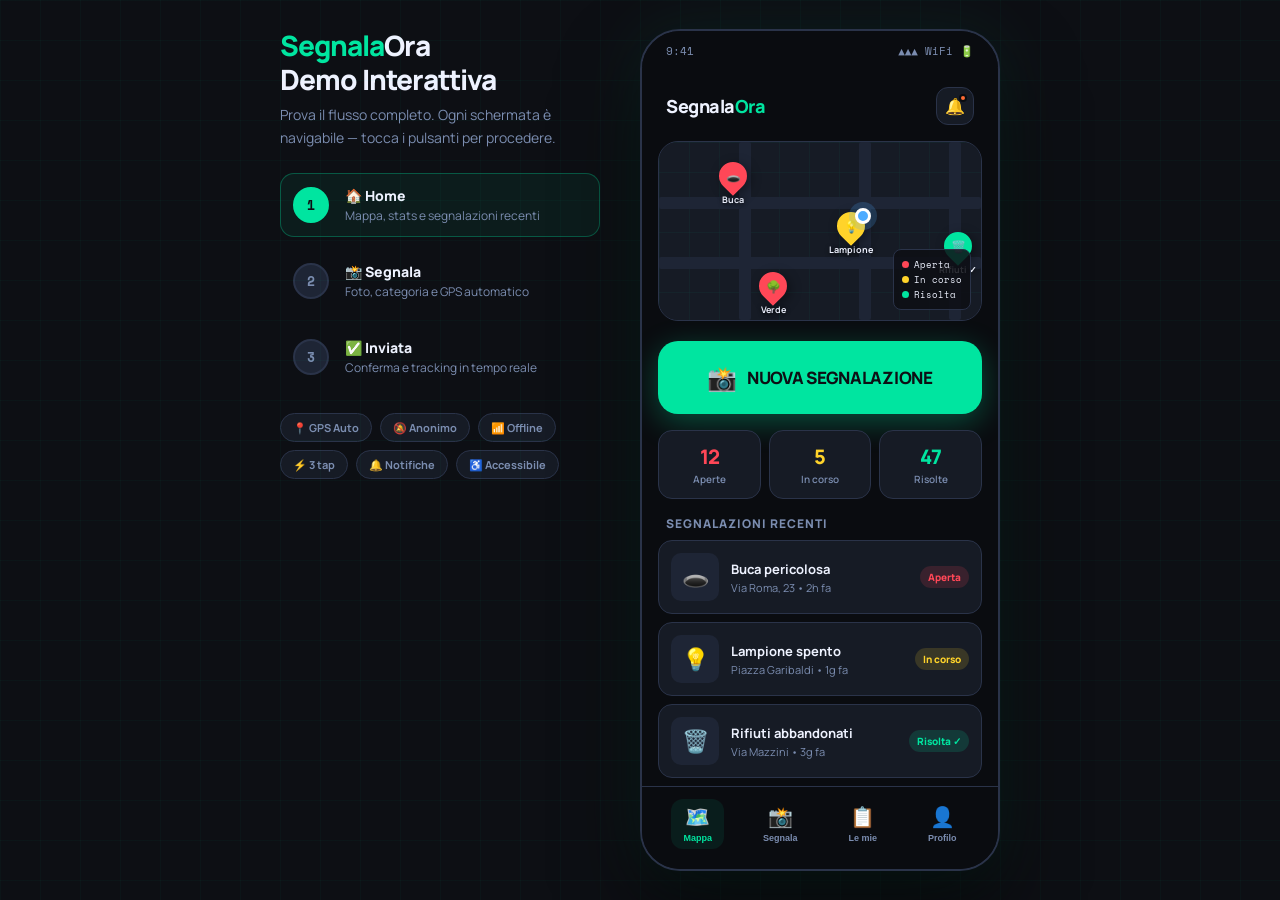
<file: demo/segnala-civic-app.html>
<!DOCTYPE html>
<html lang="it">
<head>
<meta charset="UTF-8">
<meta name="viewport" content="width=device-width, initial-scale=1.0, maximum-scale=1.0">
<title>SegnalaOra — App Segnalazioni Civiche</title>
<link href="https://fonts.googleapis.com/css2?family=Manrope:wght@400;600;700;800;900&family=Space+Mono:wght@400;700&display=swap" rel="stylesheet">
<style>
  *, *::before, *::after { box-sizing: border-box; margin: 0; padding: 0; }

  :root {
    --bg: #0d0f14;
    --surface: #161b25;
    --surface2: #1e2535;
    --border: #2a3349;
    --accent: #00e5a0;
    --accent2: #ff6b35;
    --text: #eef2ff;
    --muted: #7b8db0;
    --red: #ff4757;
    --yellow: #ffd32a;
    --green: #00e5a0;
  }

  body {
    font-family: 'Manrope', sans-serif;
    background: var(--bg);
    color: var(--text);
    min-height: 100vh;
    display: flex;
    align-items: center;
    justify-content: center;
    padding: 20px;
    overflow-x: hidden;
  }

  /* Background grid */
  body::before {
    content: '';
    position: fixed; inset: 0;
    background-image: 
      linear-gradient(rgba(0,229,160,0.03) 1px, transparent 1px),
      linear-gradient(90deg, rgba(0,229,160,0.03) 1px, transparent 1px);
    background-size: 40px 40px;
    pointer-events: none;
  }

  .demo-wrapper {
    display: flex;
    gap: 40px;
    align-items: flex-start;
    max-width: 1100px;
    width: 100%;
    flex-wrap: wrap;
    justify-content: center;
  }

  /* Phone frame */
  .phone {
    width: 360px;
    min-width: 320px;
    background: #0a0c10;
    border-radius: 40px;
    border: 2px solid var(--border);
    box-shadow: 0 0 60px rgba(0,229,160,0.08), 0 40px 80px rgba(0,0,0,0.6);
    overflow: hidden;
    position: relative;
    flex-shrink: 0;
  }

  /* Status bar */
  .status-bar {
    background: #0a0c10;
    padding: 12px 24px 8px;
    display: flex;
    justify-content: space-between;
    align-items: center;
    font-family: 'Space Mono', monospace;
    font-size: 11px;
    color: var(--muted);
  }

  /* Screens */
  .screen {
    display: none;
    min-height: 680px;
    flex-direction: column;
    animation: fadeIn 0.3s ease;
  }
  .screen.active { display: flex; }

  @keyframes fadeIn {
    from { opacity: 0; transform: translateY(8px); }
    to { opacity: 1; transform: translateY(0); }
  }

  /* ─── HOME SCREEN ─── */
  .home-header {
    padding: 20px 24px 16px;
    display: flex;
    justify-content: space-between;
    align-items: center;
  }

  .logo {
    font-size: 18px;
    font-weight: 900;
    letter-spacing: -0.5px;
  }
  .logo span { color: var(--accent); }

  .notif-btn {
    width: 38px; height: 38px;
    background: var(--surface);
    border-radius: 12px;
    border: 1px solid var(--border);
    display: flex; align-items: center; justify-content: center;
    cursor: pointer;
    position: relative;
    font-size: 16px;
  }
  .notif-dot {
    width: 8px; height: 8px;
    background: var(--accent2);
    border-radius: 50%;
    position: absolute;
    top: 6px; right: 6px;
    border: 2px solid #0a0c10;
  }

  /* Map placeholder */
  .map-area {
    margin: 0 16px;
    height: 180px;
    border-radius: 20px;
    background: var(--surface);
    border: 1px solid var(--border);
    position: relative;
    overflow: hidden;
  }

  .map-bg {
    position: absolute; inset: 0;
    background: 
      linear-gradient(rgba(0,229,160,0.04) 1px, transparent 1px),
      linear-gradient(90deg, rgba(0,229,160,0.04) 1px, transparent 1px),
      var(--surface);
    background-size: 30px 30px, 30px 30px, 100%;
  }

  /* Street lines on fake map */
  .map-road {
    position: absolute;
    background: var(--surface2);
  }
  .map-road.h { height: 12px; left: 0; right: 0; border-radius: 2px; }
  .map-road.v { width: 12px; top: 0; bottom: 0; border-radius: 2px; }
  .map-road.h1 { top: 55px; }
  .map-road.h2 { top: 115px; }
  .map-road.v1 { left: 80px; }
  .map-road.v2 { left: 200px; }
  .map-road.v3 { left: 290px; }

  .map-pin {
    position: absolute;
    display: flex;
    flex-direction: column;
    align-items: center;
    cursor: pointer;
    transition: transform 0.2s;
  }
  .map-pin:hover { transform: scale(1.2); }
  .pin-icon {
    width: 28px; height: 28px;
    border-radius: 50% 50% 50% 0;
    transform: rotate(-45deg);
    display: flex; align-items: center; justify-content: center;
    font-size: 12px;
    box-shadow: 0 4px 12px rgba(0,0,0,0.4);
  }
  .pin-icon span { transform: rotate(45deg); }
  .pin-label {
    font-size: 9px;
    margin-top: 3px;
    font-weight: 700;
    white-space: nowrap;
    color: var(--text);
    text-shadow: 0 1px 4px rgba(0,0,0,0.8);
  }
  .pin-red .pin-icon { background: var(--red); }
  .pin-yellow .pin-icon { background: var(--yellow); }
  .pin-green .pin-icon { background: var(--green); }

  .map-you {
    position: absolute;
    width: 16px; height: 16px;
    background: #4dabff;
    border-radius: 50%;
    border: 3px solid white;
    box-shadow: 0 0 0 6px rgba(77,171,255,0.2);
    animation: pulse 2s infinite;
  }
  @keyframes pulse {
    0%, 100% { box-shadow: 0 0 0 6px rgba(77,171,255,0.2); }
    50% { box-shadow: 0 0 0 10px rgba(77,171,255,0.05); }
  }

  .map-legend {
    position: absolute;
    bottom: 10px; right: 10px;
    background: rgba(13,15,20,0.85);
    border-radius: 8px;
    padding: 6px 8px;
    font-size: 9px;
    font-family: 'Space Mono', monospace;
    border: 1px solid var(--border);
  }
  .legend-item { display: flex; align-items: center; gap: 5px; margin: 2px 0; }
  .legend-dot { width: 7px; height: 7px; border-radius: 50%; }

  /* CTA Button */
  .cta-btn {
    margin: 20px 16px 0;
    background: var(--accent);
    color: #0d0f14;
    border: none;
    border-radius: 20px;
    padding: 20px;
    font-family: 'Manrope', sans-serif;
    font-size: 17px;
    font-weight: 900;
    letter-spacing: -0.3px;
    cursor: pointer;
    display: flex;
    align-items: center;
    justify-content: center;
    gap: 10px;
    transition: all 0.2s;
    box-shadow: 0 8px 30px rgba(0,229,160,0.3);
    width: calc(100% - 32px);
  }
  .cta-btn:hover { transform: translateY(-2px); box-shadow: 0 12px 40px rgba(0,229,160,0.4); }
  .cta-btn:active { transform: scale(0.98); }

  .cta-icon { font-size: 24px; }

  /* Stats strip */
  .stats-strip {
    margin: 16px 16px 0;
    display: grid;
    grid-template-columns: repeat(3, 1fr);
    gap: 8px;
  }
  .stat-card {
    background: var(--surface);
    border: 1px solid var(--border);
    border-radius: 14px;
    padding: 12px 10px;
    text-align: center;
  }
  .stat-num {
    font-size: 20px;
    font-weight: 900;
    letter-spacing: -1px;
  }
  .stat-label { font-size: 10px; color: var(--muted); margin-top: 2px; font-weight: 600; }
  .stat-num.open { color: var(--red); }
  .stat-num.wip { color: var(--yellow); }
  .stat-num.done { color: var(--green); }

  /* Recent */
  .section-title {
    padding: 16px 24px 8px;
    font-size: 12px;
    font-weight: 800;
    text-transform: uppercase;
    letter-spacing: 1px;
    color: var(--muted);
  }

  .report-item {
    margin: 0 16px 8px;
    background: var(--surface);
    border: 1px solid var(--border);
    border-radius: 14px;
    padding: 12px;
    display: flex;
    gap: 12px;
    align-items: center;
    cursor: pointer;
    transition: border-color 0.2s;
  }
  .report-item:hover { border-color: var(--accent); }

  .report-thumb {
    width: 48px; height: 48px;
    border-radius: 10px;
    font-size: 22px;
    background: var(--surface2);
    display: flex; align-items: center; justify-content: center;
    flex-shrink: 0;
  }

  .report-info { flex: 1; min-width: 0; }
  .report-title { font-size: 13px; font-weight: 700; }
  .report-meta { font-size: 11px; color: var(--muted); margin-top: 2px; }

  .report-badge {
    font-size: 10px;
    font-weight: 800;
    padding: 4px 8px;
    border-radius: 20px;
    white-space: nowrap;
  }
  .badge-red { background: rgba(255,71,87,0.15); color: var(--red); }
  .badge-yellow { background: rgba(255,211,42,0.15); color: var(--yellow); }
  .badge-green { background: rgba(0,229,160,0.15); color: var(--green); }

  /* Bottom nav */
  .bottom-nav {
    margin-top: auto;
    padding: 12px 16px 20px;
    display: flex;
    justify-content: space-around;
    border-top: 1px solid var(--border);
    background: #0a0c10;
  }
  .nav-item {
    display: flex;
    flex-direction: column;
    align-items: center;
    gap: 4px;
    cursor: pointer;
    padding: 6px 12px;
    border-radius: 12px;
    transition: background 0.2s;
    font-size: 9px;
    font-weight: 700;
    color: var(--muted);
    border: none;
    background: transparent;
  }
  .nav-item.active { color: var(--accent); background: rgba(0,229,160,0.08); }
  .nav-item span:first-child { font-size: 20px; }

  /* ─── REPORT SCREEN ─── */
  .report-header {
    padding: 16px 20px;
    display: flex;
    align-items: center;
    gap: 12px;
  }
  .back-btn {
    width: 36px; height: 36px;
    background: var(--surface);
    border: 1px solid var(--border);
    border-radius: 12px;
    cursor: pointer;
    display: flex; align-items: center; justify-content: center;
    font-size: 16px;
    color: var(--text);
  }
  .screen-title { font-size: 18px; font-weight: 900; }

  .camera-area {
    margin: 0 16px;
    height: 200px;
    border-radius: 20px;
    background: #111520;
    border: 2px dashed var(--accent);
    display: flex;
    flex-direction: column;
    align-items: center;
    justify-content: center;
    gap: 8px;
    cursor: pointer;
    transition: all 0.2s;
    position: relative;
    overflow: hidden;
  }
  .camera-area.has-photo {
    border-style: solid;
    background: var(--surface2);
  }
  .camera-area:hover { background: rgba(0,229,160,0.05); }
  .camera-icon { font-size: 40px; opacity: 0.5; }
  .camera-text { font-size: 13px; color: var(--muted); font-weight: 600; }

  .photo-preview {
    position: absolute; inset: 0;
    display: none;
    align-items: center;
    justify-content: center;
    font-size: 60px;
    background: linear-gradient(135deg, #1e2535, #161b25);
  }
  .camera-area.has-photo .photo-preview { display: flex; }
  .camera-area.has-photo .camera-icon,
  .camera-area.has-photo .camera-text { display: none; }

  .photo-overlay {
    position: absolute;
    bottom: 10px; right: 10px;
    background: rgba(0,0,0,0.6);
    border-radius: 8px;
    padding: 4px 8px;
    font-size: 10px;
    font-family: 'Space Mono', monospace;
    color: var(--accent);
  }

  /* GPS strip */
  .gps-strip {
    margin: 12px 16px 0;
    background: rgba(0,229,160,0.06);
    border: 1px solid rgba(0,229,160,0.2);
    border-radius: 12px;
    padding: 10px 14px;
    display: flex;
    align-items: center;
    gap: 8px;
    font-size: 12px;
    font-family: 'Space Mono', monospace;
    color: var(--accent);
  }

  /* Category grid */
  .cat-label {
    padding: 14px 20px 8px;
    font-size: 12px;
    font-weight: 800;
    text-transform: uppercase;
    letter-spacing: 1px;
    color: var(--muted);
  }

  .cat-grid {
    margin: 0 16px;
    display: grid;
    grid-template-columns: repeat(3, 1fr);
    gap: 8px;
  }

  .cat-item {
    background: var(--surface);
    border: 2px solid var(--border);
    border-radius: 14px;
    padding: 12px 8px;
    display: flex;
    flex-direction: column;
    align-items: center;
    gap: 6px;
    cursor: pointer;
    transition: all 0.15s;
    font-size: 11px;
    font-weight: 700;
    text-align: center;
    color: var(--muted);
  }
  .cat-item .cat-emoji { font-size: 24px; }
  .cat-item:hover { border-color: var(--accent); color: var(--text); background: rgba(0,229,160,0.05); }
  .cat-item.selected { border-color: var(--accent); color: var(--accent); background: rgba(0,229,160,0.08); }

  /* Note input */
  .note-area {
    margin: 12px 16px 0;
  }
  .note-input {
    width: 100%;
    background: var(--surface);
    border: 1px solid var(--border);
    border-radius: 14px;
    padding: 12px;
    color: var(--text);
    font-family: 'Manrope', sans-serif;
    font-size: 13px;
    resize: none;
    outline: none;
    height: 60px;
    transition: border-color 0.2s;
  }
  .note-input::placeholder { color: var(--muted); }
  .note-input:focus { border-color: var(--accent); }

  .send-btn {
    margin: 12px 16px 0;
    width: calc(100% - 32px);
    background: var(--accent);
    color: #0d0f14;
    border: none;
    border-radius: 16px;
    padding: 18px;
    font-family: 'Manrope', sans-serif;
    font-size: 16px;
    font-weight: 900;
    cursor: pointer;
    display: flex;
    align-items: center;
    justify-content: center;
    gap: 8px;
    transition: all 0.2s;
    box-shadow: 0 6px 24px rgba(0,229,160,0.3);
  }
  .send-btn:hover { transform: translateY(-2px); }
  .send-btn:disabled { opacity: 0.4; cursor: not-allowed; transform: none; }

  /* ─── SUCCESS SCREEN ─── */
  .success-screen {
    flex: 1;
    display: flex;
    flex-direction: column;
    align-items: center;
    justify-content: center;
    padding: 40px 24px;
    text-align: center;
    gap: 16px;
  }

  .success-icon {
    width: 100px; height: 100px;
    background: rgba(0,229,160,0.1);
    border: 3px solid var(--accent);
    border-radius: 50%;
    display: flex; align-items: center; justify-content: center;
    font-size: 44px;
    animation: popIn 0.5s cubic-bezier(0.175, 0.885, 0.32, 1.275);
  }
  @keyframes popIn {
    from { transform: scale(0); opacity: 0; }
    to { transform: scale(1); opacity: 1; }
  }

  .success-title { font-size: 26px; font-weight: 900; letter-spacing: -1px; }
  .success-sub { font-size: 14px; color: var(--muted); line-height: 1.5; }

  .ticket-card {
    background: var(--surface);
    border: 1px solid var(--border);
    border-radius: 16px;
    padding: 16px;
    width: 100%;
    text-align: left;
    font-family: 'Space Mono', monospace;
    font-size: 11px;
    color: var(--muted);
    line-height: 1.8;
  }
  .ticket-card .ticket-id { color: var(--accent); font-size: 14px; font-weight: 700; }

  .progress-bar {
    width: 100%;
    height: 6px;
    background: var(--surface2);
    border-radius: 3px;
    overflow: hidden;
    margin-top: 4px;
  }
  .progress-fill {
    height: 100%;
    background: var(--accent);
    border-radius: 3px;
    width: 15%;
    animation: progressAnim 0.8s 0.3s ease forwards;
  }
  @keyframes progressAnim {
    from { width: 0; }
    to { width: 15%; }
  }

  .progress-steps {
    display: flex;
    justify-content: space-between;
    width: 100%;
    font-size: 9px;
    color: var(--muted);
    font-weight: 700;
    text-transform: uppercase;
    letter-spacing: 0.5px;
    margin-top: 4px;
  }
  .progress-steps span:first-child { color: var(--accent); }

  .home-again-btn {
    width: 100%;
    background: transparent;
    border: 1px solid var(--border);
    border-radius: 14px;
    padding: 14px;
    color: var(--text);
    font-family: 'Manrope', sans-serif;
    font-size: 14px;
    font-weight: 700;
    cursor: pointer;
    transition: border-color 0.2s;
    margin-top: 8px;
  }
  .home-again-btn:hover { border-color: var(--accent); }

  /* ─── SIDEBAR INFO ─── */
  .info-panel {
    max-width: 320px;
    flex: 1;
    min-width: 260px;
  }

  .info-title {
    font-size: 28px;
    font-weight: 900;
    letter-spacing: -1px;
    line-height: 1.2;
    margin-bottom: 8px;
  }
  .info-title .highlight { color: var(--accent); }

  .info-sub {
    color: var(--muted);
    font-size: 14px;
    line-height: 1.6;
    margin-bottom: 24px;
  }

  .flow-steps {
    display: flex;
    flex-direction: column;
    gap: 12px;
    margin-bottom: 24px;
  }

  .flow-step {
    display: flex;
    align-items: center;
    gap: 16px;
    cursor: pointer;
    padding: 12px;
    border-radius: 14px;
    border: 1px solid transparent;
    transition: all 0.2s;
  }
  .flow-step:hover { background: var(--surface); border-color: var(--border); }
  .flow-step.active { background: rgba(0,229,160,0.06); border-color: rgba(0,229,160,0.3); }

  .step-num {
    width: 36px; height: 36px;
    border-radius: 50%;
    background: var(--surface2);
    border: 2px solid var(--border);
    display: flex; align-items: center; justify-content: center;
    font-family: 'Space Mono', monospace;
    font-size: 13px;
    font-weight: 700;
    flex-shrink: 0;
    color: var(--muted);
  }
  .flow-step.active .step-num { background: var(--accent); border-color: var(--accent); color: #0d0f14; }

  .step-info {}
  .step-name { font-size: 14px; font-weight: 800; }
  .step-desc { font-size: 12px; color: var(--muted); margin-top: 2px; }

  .feature-tags {
    display: flex;
    flex-wrap: wrap;
    gap: 8px;
  }
  .tag {
    background: var(--surface);
    border: 1px solid var(--border);
    border-radius: 20px;
    padding: 6px 12px;
    font-size: 11px;
    font-weight: 700;
    color: var(--muted);
  }

  @media (max-width: 600px) {
    .demo-wrapper { flex-direction: column; align-items: center; }
    .info-panel { order: -1; text-align: center; }
    .flow-steps { align-items: center; }
    .feature-tags { justify-content: center; }
  }
</style>
</head>
<body>

<div class="demo-wrapper">

  <!-- INFO PANEL -->
  <div class="info-panel">
    <div class="info-title">
      <span class="highlight">Segnala</span>Ora<br>Demo Interattiva
    </div>
    <div class="info-sub">
      Prova il flusso completo. Ogni schermata è navigabile — tocca i pulsanti per procedere.
    </div>

    <div class="flow-steps">
      <div class="flow-step active" id="step1" onclick="goScreen('home')">
        <div class="step-num">1</div>
        <div class="step-info">
          <div class="step-name">🏠 Home</div>
          <div class="step-desc">Mappa, stats e segnalazioni recenti</div>
        </div>
      </div>
      <div class="flow-step" id="step2" onclick="goScreen('report')">
        <div class="step-num">2</div>
        <div class="step-info">
          <div class="step-name">📸 Segnala</div>
          <div class="step-desc">Foto, categoria e GPS automatico</div>
        </div>
      </div>
      <div class="flow-step" id="step3" onclick="goScreen('success')">
        <div class="step-num">3</div>
        <div class="step-info">
          <div class="step-name">✅ Inviata</div>
          <div class="step-desc">Conferma e tracking in tempo reale</div>
        </div>
      </div>
    </div>

    <div class="feature-tags">
      <div class="tag">📍 GPS Auto</div>
      <div class="tag">🔕 Anonimo</div>
      <div class="tag">📶 Offline</div>
      <div class="tag">⚡ 3 tap</div>
      <div class="tag">🔔 Notifiche</div>
      <div class="tag">♿ Accessibile</div>
    </div>
  </div>

  <!-- PHONE -->
  <div class="phone">

    <!-- Status bar -->
    <div class="status-bar">
      <span>9:41</span>
      <span>▲▲▲ WiFi 🔋</span>
    </div>

    <!-- ── SCREEN 1: HOME ── -->
    <div class="screen active" id="screen-home">

      <div class="home-header">
        <div class="logo">Segnala<span>Ora</span></div>
        <div class="notif-btn">🔔<div class="notif-dot"></div></div>
      </div>

      <!-- Fake map -->
      <div class="map-area">
        <div class="map-bg"></div>
        <div class="map-road h h1"></div>
        <div class="map-road h h2"></div>
        <div class="map-road v v1"></div>
        <div class="map-road v v2"></div>
        <div class="map-road v v3"></div>

        <div class="map-pin pin-red" style="top:20px;left:60px">
          <div class="pin-icon"><span>🕳️</span></div>
          <div class="pin-label">Buca</div>
        </div>
        <div class="map-pin pin-yellow" style="top:70px;left:170px">
          <div class="pin-icon"><span>💡</span></div>
          <div class="pin-label">Lampione</div>
        </div>
        <div class="map-pin pin-green" style="top:90px;left:280px">
          <div class="pin-icon"><span>🗑️</span></div>
          <div class="pin-label">Rifiuti ✓</div>
        </div>
        <div class="map-pin pin-red" style="top:130px;left:100px">
          <div class="pin-icon"><span>🌳</span></div>
          <div class="pin-label">Verde</div>
        </div>

        <div class="map-you" style="top:66px;left:196px"></div>

        <div class="map-legend">
          <div class="legend-item"><div class="legend-dot" style="background:#ff4757"></div>Aperta</div>
          <div class="legend-item"><div class="legend-dot" style="background:#ffd32a"></div>In corso</div>
          <div class="legend-item"><div class="legend-dot" style="background:#00e5a0"></div>Risolta</div>
        </div>
      </div>

      <!-- CTA -->
      <button class="cta-btn" onclick="goScreen('report')">
        <span class="cta-icon">📸</span> NUOVA SEGNALAZIONE
      </button>

      <!-- Stats -->
      <div class="stats-strip">
        <div class="stat-card">
          <div class="stat-num open">12</div>
          <div class="stat-label">Aperte</div>
        </div>
        <div class="stat-card">
          <div class="stat-num wip">5</div>
          <div class="stat-label">In corso</div>
        </div>
        <div class="stat-card">
          <div class="stat-num done">47</div>
          <div class="stat-label">Risolte</div>
        </div>
      </div>

      <!-- Recent -->
      <div class="section-title">Segnalazioni recenti</div>

      <div class="report-item">
        <div class="report-thumb">🕳️</div>
        <div class="report-info">
          <div class="report-title">Buca pericolosa</div>
          <div class="report-meta">Via Roma, 23 • 2h fa</div>
        </div>
        <div class="report-badge badge-red">Aperta</div>
      </div>

      <div class="report-item">
        <div class="report-thumb">💡</div>
        <div class="report-info">
          <div class="report-title">Lampione spento</div>
          <div class="report-meta">Piazza Garibaldi • 1g fa</div>
        </div>
        <div class="report-badge badge-yellow">In corso</div>
      </div>

      <div class="report-item">
        <div class="report-thumb">🗑️</div>
        <div class="report-info">
          <div class="report-title">Rifiuti abbandonati</div>
          <div class="report-meta">Via Mazzini • 3g fa</div>
        </div>
        <div class="report-badge badge-green">Risolta ✓</div>
      </div>

      <div class="bottom-nav">
        <button class="nav-item active">
          <span>🗺️</span><span>Mappa</span>
        </button>
        <button class="nav-item" onclick="goScreen('report')">
          <span>📸</span><span>Segnala</span>
        </button>
        <button class="nav-item">
          <span>📋</span><span>Le mie</span>
        </button>
        <button class="nav-item">
          <span>👤</span><span>Profilo</span>
        </button>
      </div>
    </div>

    <!-- ── SCREEN 2: REPORT ── -->
    <div class="screen" id="screen-report">

      <div class="report-header">
        <button class="back-btn" onclick="goScreen('home')">←</button>
        <div class="screen-title">Nuova segnalazione</div>
      </div>

      <!-- Camera area -->
      <div class="camera-area" id="camera-area" onclick="takePhoto()">
        <div class="photo-preview" id="photo-preview">🕳️</div>
        <div class="camera-icon">📷</div>
        <div class="camera-text">Tocca per scattare una foto</div>
        <div class="photo-overlay" id="photo-overlay" style="display:none">
          📍 41.9028° N, 12.4964° E
        </div>
      </div>

      <!-- GPS -->
      <div class="gps-strip">
        <span>📍</span>
        <span>Via Roma 47, Roma — GPS rilevato</span>
      </div>

      <!-- Categories -->
      <div class="cat-label">Categoria</div>
      <div class="cat-grid" id="cat-grid">
        <div class="cat-item" onclick="selectCat(this)"><span class="cat-emoji">🕳️</span>Buche</div>
        <div class="cat-item" onclick="selectCat(this)"><span class="cat-emoji">💡</span>Illuminazione</div>
        <div class="cat-item" onclick="selectCat(this)"><span class="cat-emoji">🗑️</span>Rifiuti</div>
        <div class="cat-item" onclick="selectCat(this)"><span class="cat-emoji">🌳</span>Verde</div>
        <div class="cat-item" onclick="selectCat(this)"><span class="cat-emoji">🚧</span>Vandalismi</div>
        <div class="cat-item" onclick="selectCat(this)"><span class="cat-emoji">➕</span>Altro</div>
      </div>

      <!-- Note -->
      <div class="note-area">
        <textarea class="note-input" placeholder="Descrizione opzionale... (puoi anche usare il microfono 🎤)"></textarea>
      </div>

      <button class="send-btn" id="send-btn" onclick="sendReport()">
        📤 INVIA SEGNALAZIONE
      </button>

      <div style="height:16px"></div>
    </div>

    <!-- ── SCREEN 3: SUCCESS ── -->
    <div class="screen" id="screen-success">
      <div class="success-screen">
        <div class="success-icon">✅</div>
        <div class="success-title">Segnalazione inviata!</div>
        <div class="success-sub">Il Comune ha ricevuto la tua segnalazione. Ti notificheremo ad ogni aggiornamento.</div>

        <div class="ticket-card">
          <div class="ticket-id">#SG-2024-04812</div>
          <div>Categoria: 🕳️ Buca stradale</div>
          <div>Luogo: Via Roma 47, Roma</div>
          <div>Inviata: oggi alle 14:32</div>
          <div>Ufficio: Viabilità Municipio I</div>
          <div style="margin-top:8px;color:#eef2ff;font-size:10px">Stato attuale</div>
          <div class="progress-bar">
            <div class="progress-fill"></div>
          </div>
          <div class="progress-steps">
            <span>Ricevuta ●</span>
            <span>Assegnata</span>
            <span>In lavorazione</span>
            <span>Risolta</span>
          </div>
        </div>

        <button class="home-again-btn" onclick="goScreen('home')">← Torna alla mappa</button>
      </div>
    </div>

  </div>
</div>

<script>
  let hasPhoto = false;
  let hasCat = false;

  function goScreen(name) {
    document.querySelectorAll('.screen').forEach(s => s.classList.remove('active'));
    document.getElementById('screen-' + name).classList.add('active');

    document.querySelectorAll('.flow-step').forEach(s => s.classList.remove('active'));
    const map = { home: 'step1', report: 'step2', success: 'step3' };
    if (map[name]) document.getElementById(map[name]).classList.add('active');
  }

  function takePhoto() {
    const area = document.getElementById('camera-area');
    const preview = document.getElementById('photo-preview');
    const overlay = document.getElementById('photo-overlay');
    
    const emojis = ['🕳️', '💡', '🗑️', '🌳', '🚧', '🏚️'];
    preview.textContent = emojis[Math.floor(Math.random() * emojis.length)];
    
    area.classList.add('has-photo');
    overlay.style.display = 'block';
    hasPhoto = true;
    checkReady();
  }

  function selectCat(el) {
    document.querySelectorAll('.cat-item').forEach(c => c.classList.remove('selected'));
    el.classList.add('selected');
    hasCat = true;
    checkReady();
  }

  function checkReady() {
    const btn = document.getElementById('send-btn');
    // Always enabled for demo
  }

  function sendReport() {
    const btn = document.getElementById('send-btn');
    btn.textContent = '⏳ Invio in corso...';
    btn.disabled = true;
    setTimeout(() => {
      goScreen('success');
      btn.textContent = '📤 INVIA SEGNALAZIONE';
      btn.disabled = false;
    }, 1200);
  }
</script>
</body>
</html>
</file>
